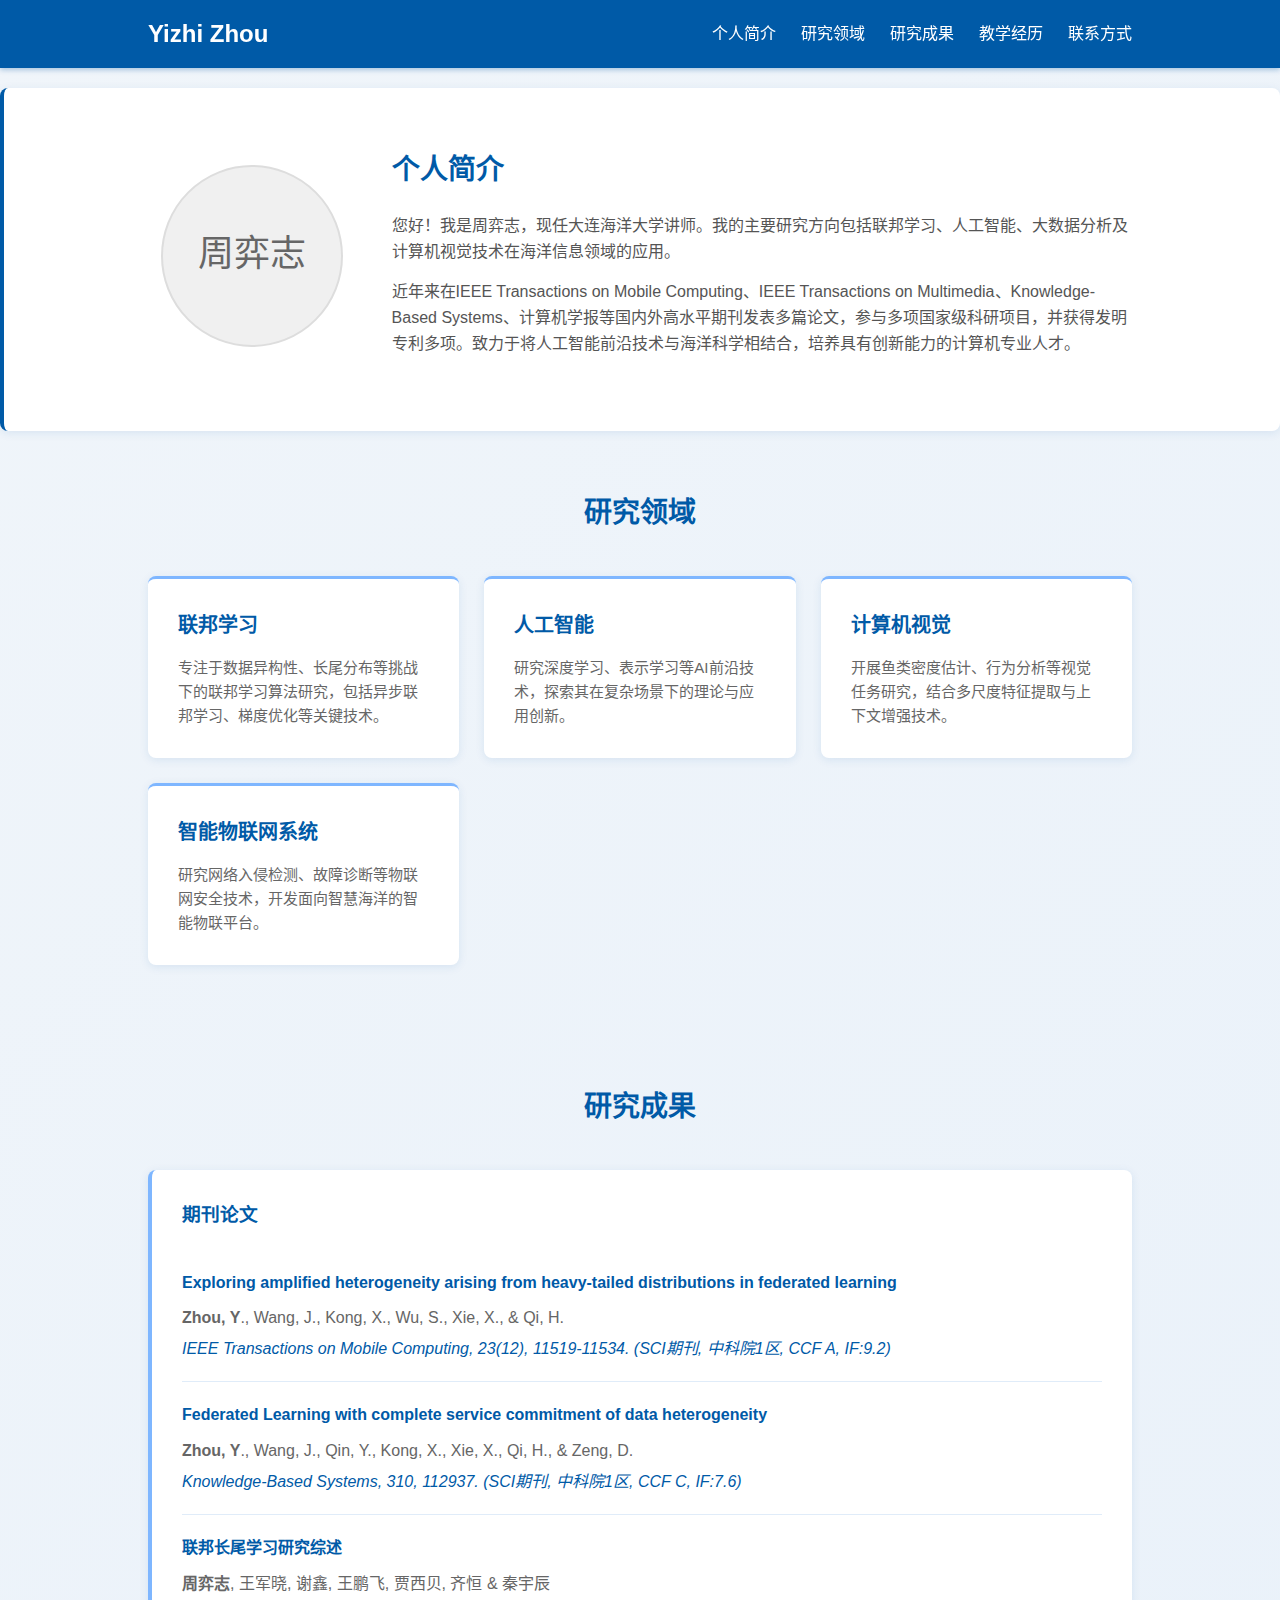
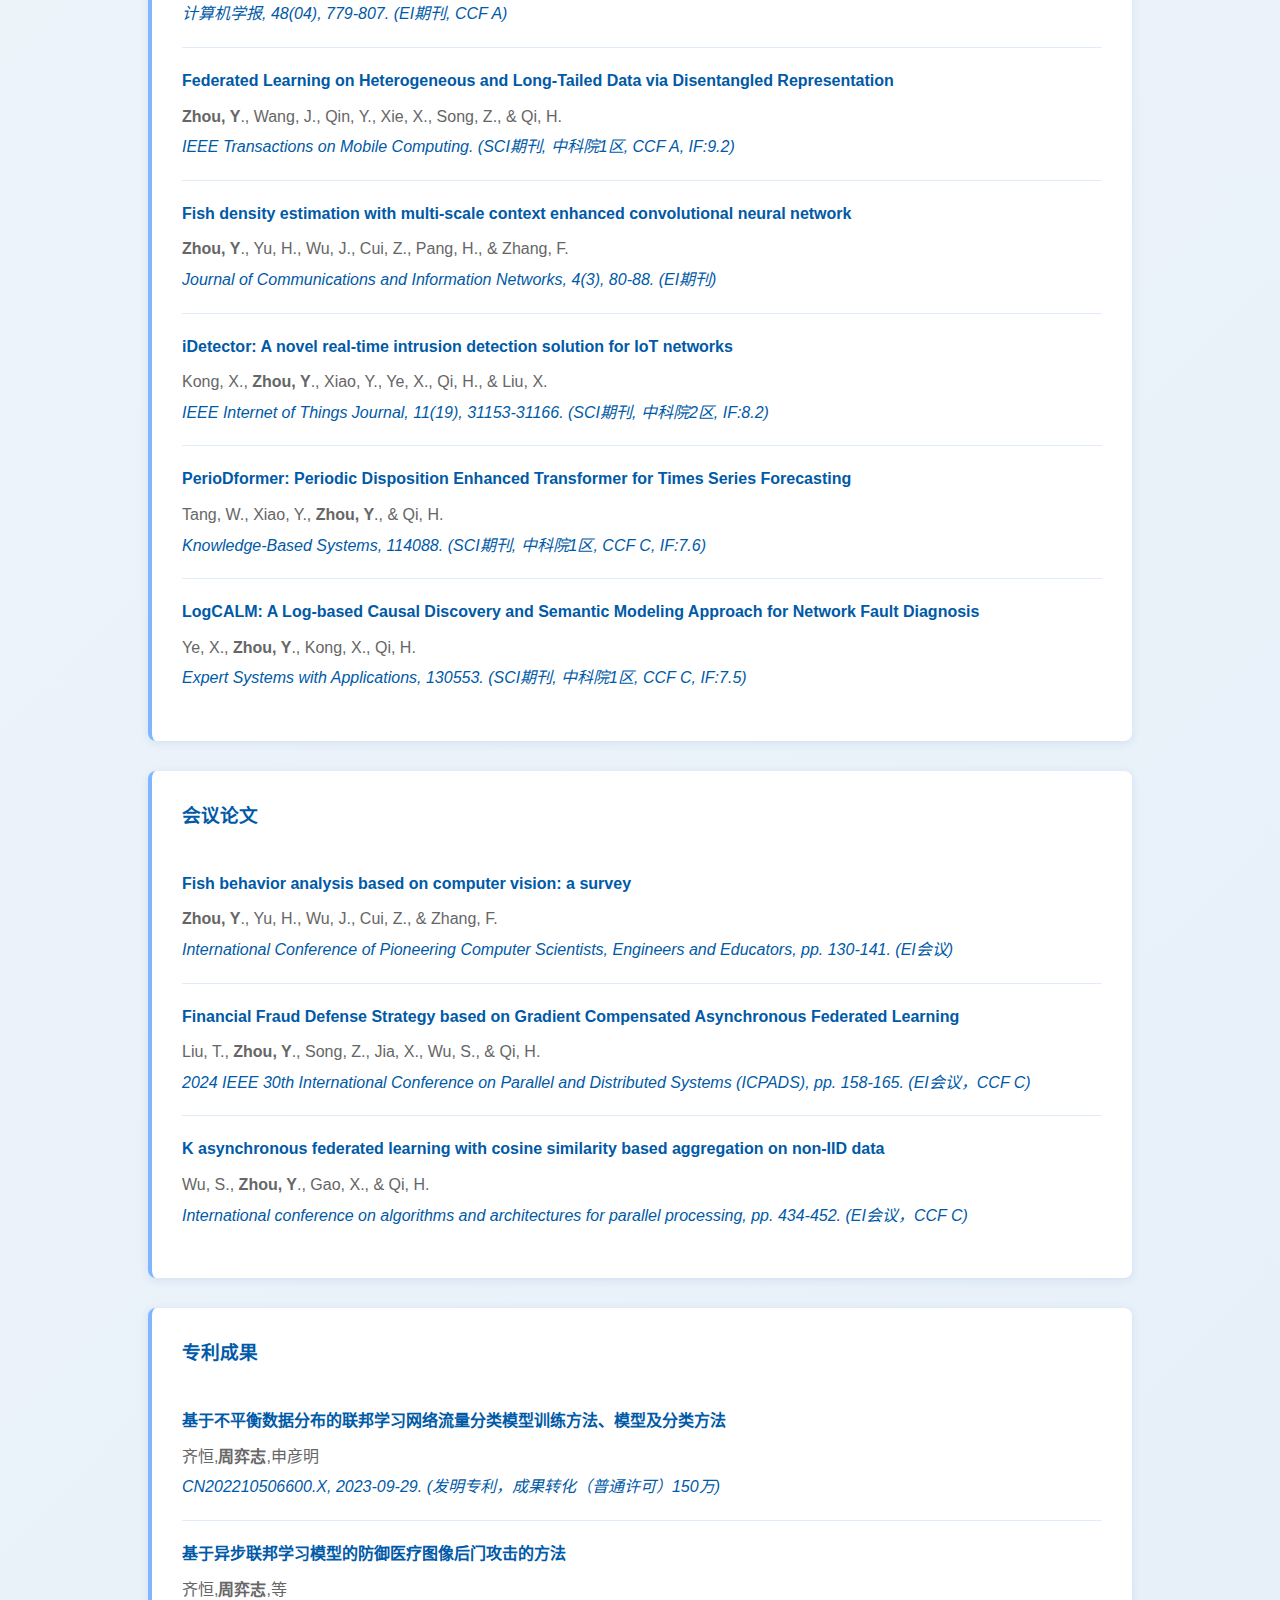
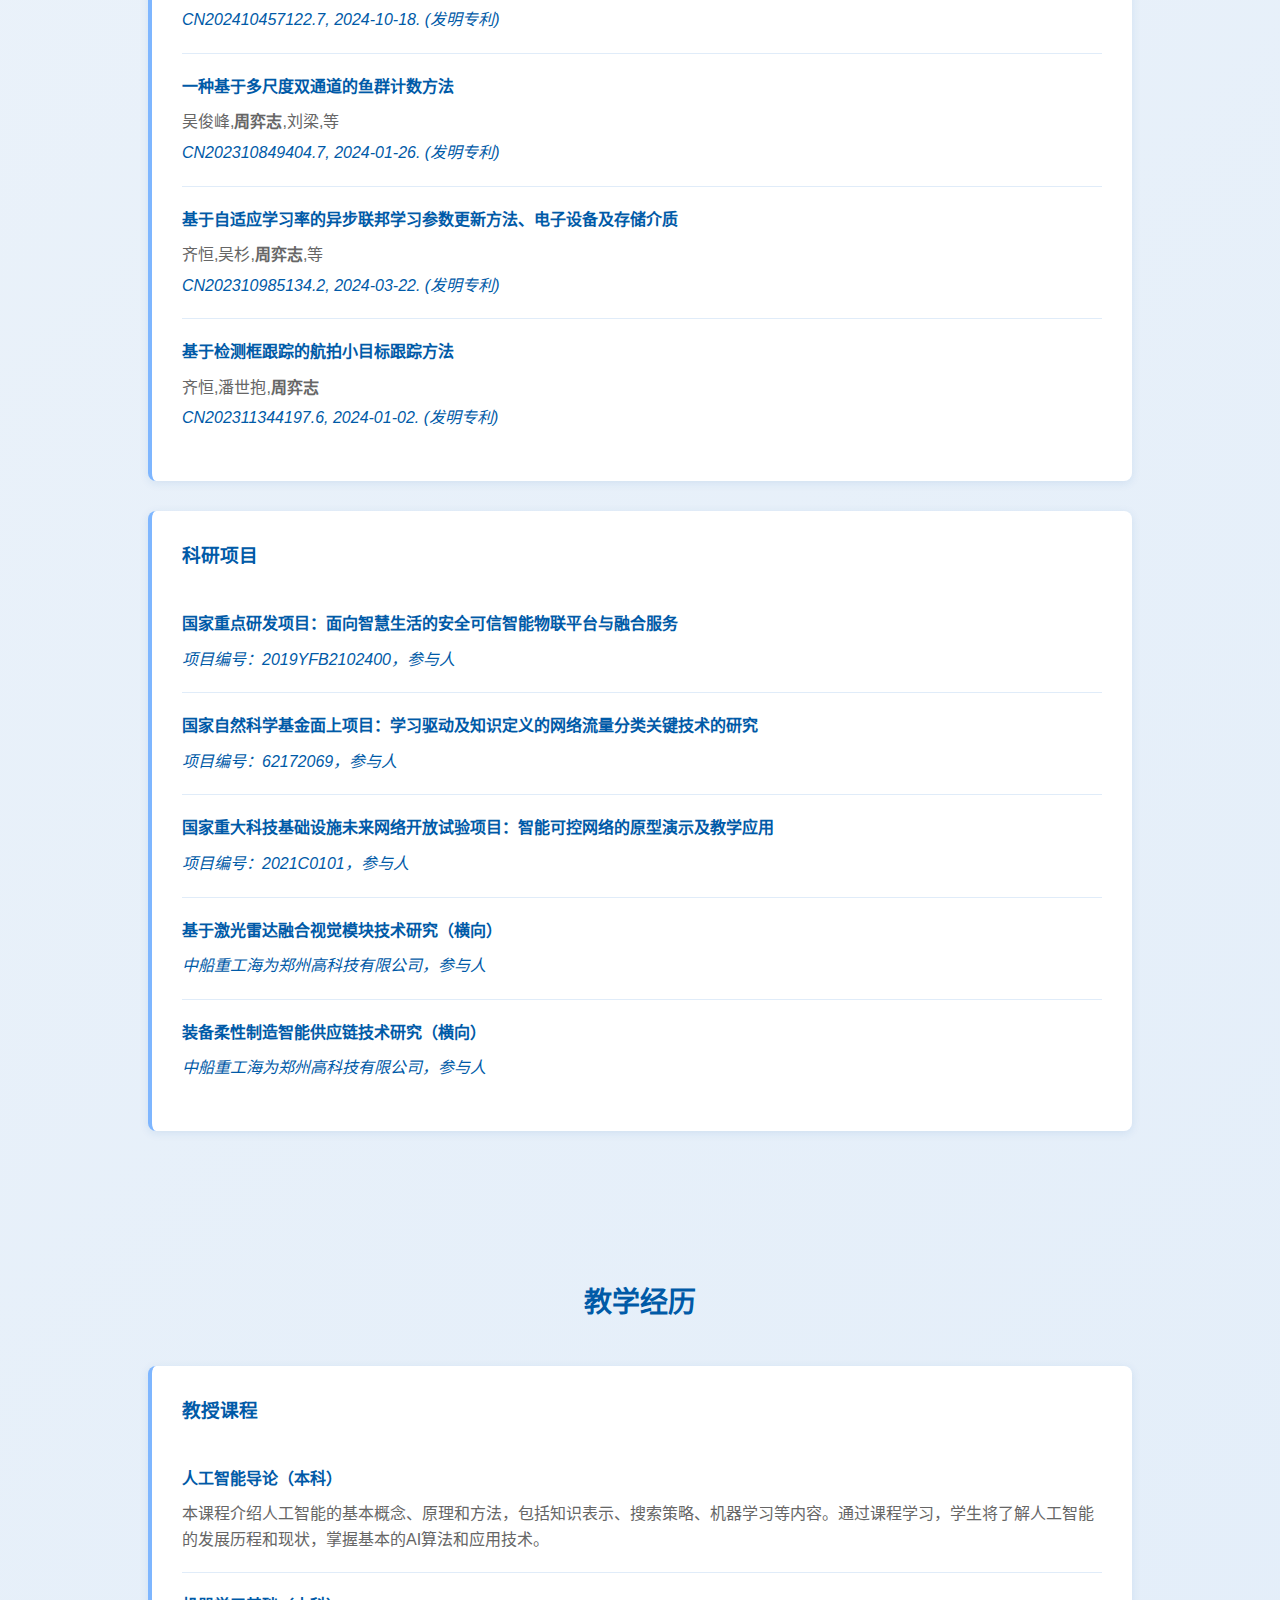
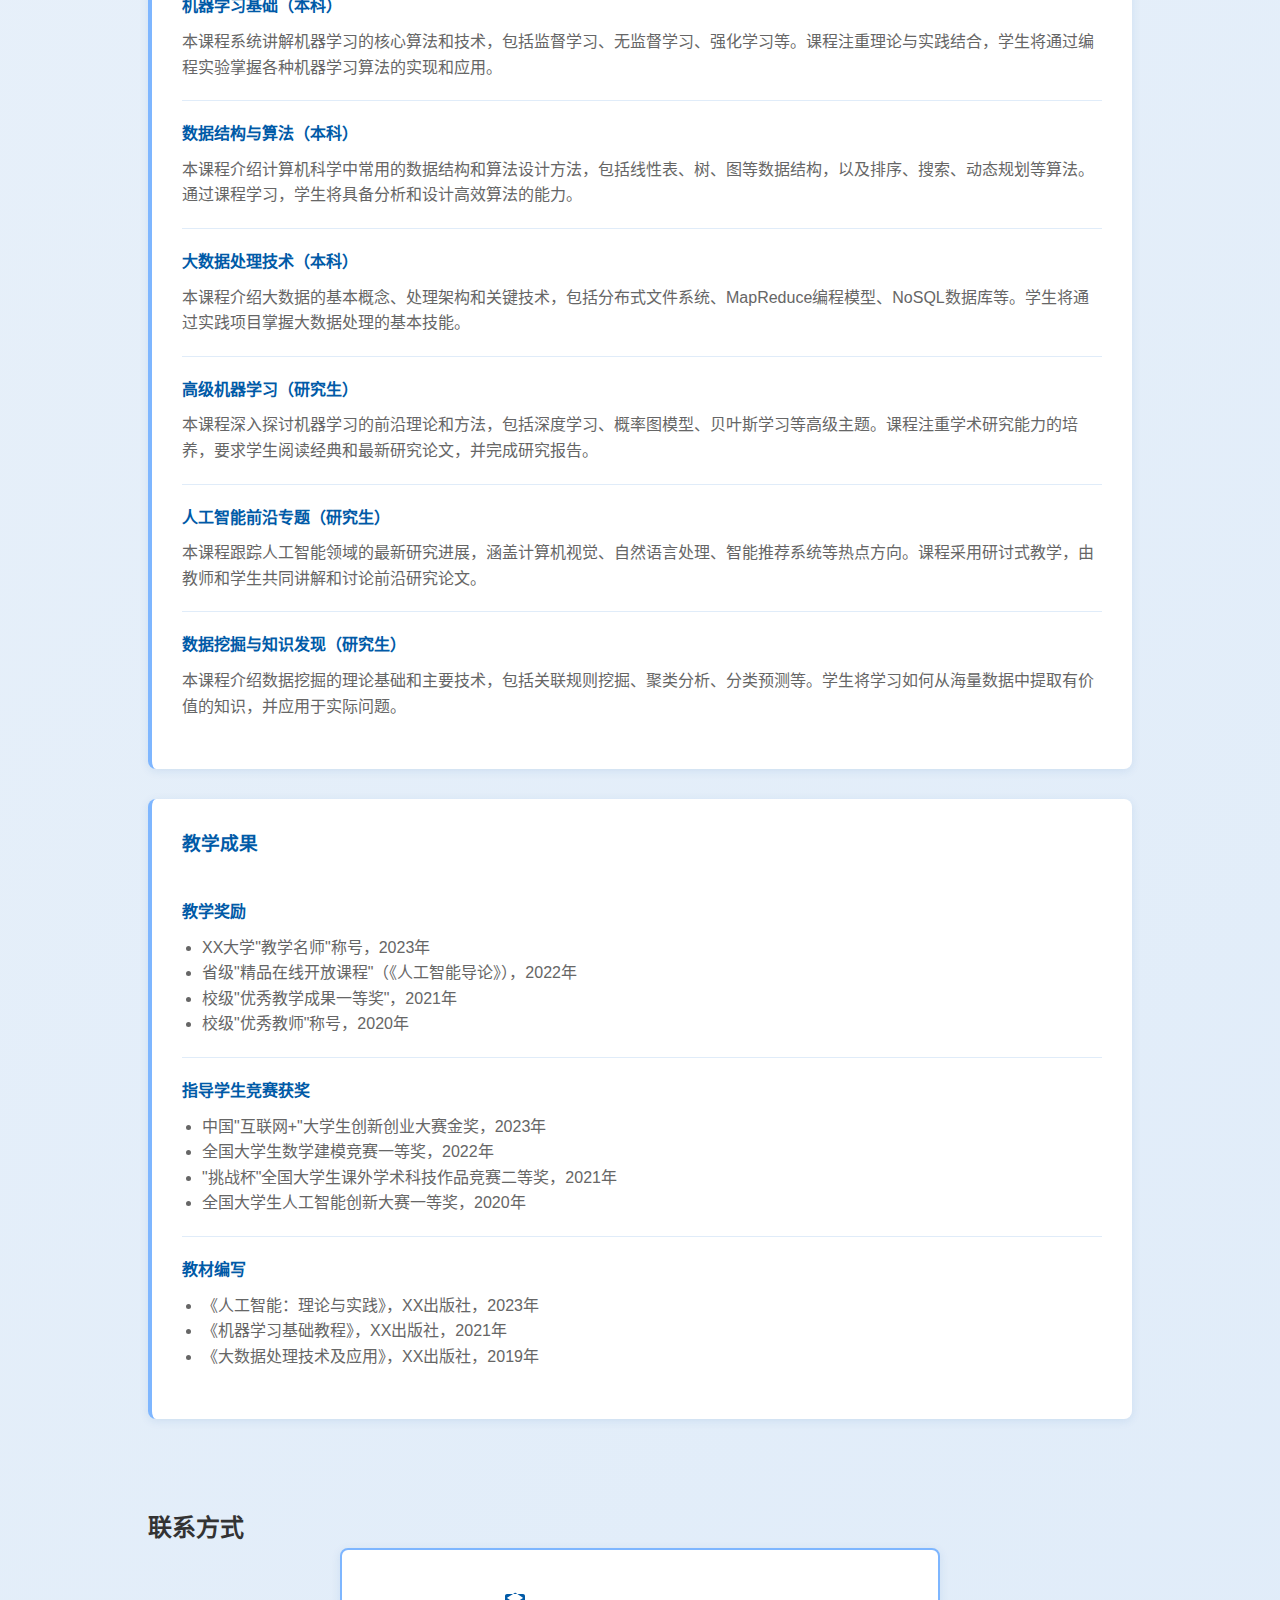
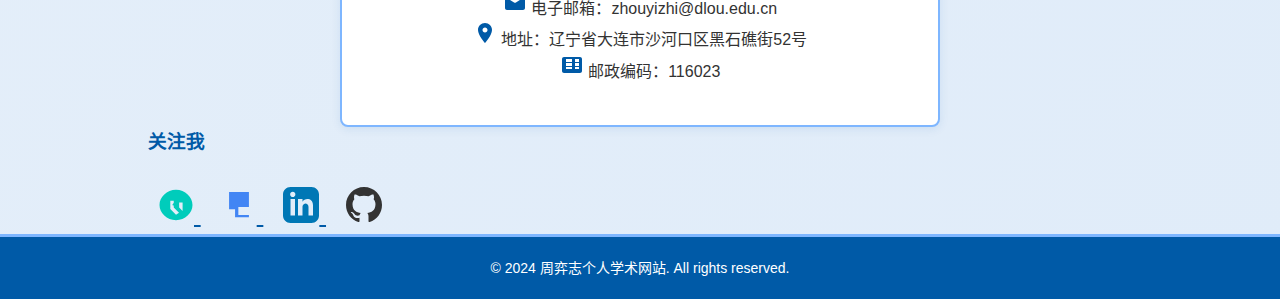
<file: index.html>
<!DOCTYPE html>
<html lang="zh-CN">

<head>
  <meta charset="UTF-8">
  <meta name="viewport" content="width=device-width, initial-scale=1.0">
  <title>周弈志个人学术网站</title>
  <link rel="stylesheet" href="style.css">
</head>

<body>
  <!-- 导航栏 -->
  <nav>
    <div class="container">
      <div class="logo">
        <h1>Yizhi Zhou</h1>
      </div>
      <ul class="nav-links">
        <li><a href="#intro">个人简介</a></li>
        <li><a href="#research-areas">研究领域</a></li>
        <li><a href="#publications">研究成果</a></li>
        <li><a href="#teaching">教学经历</a></li>
        <li><a href="#contact">联系方式</a></li>
      </ul>
    </div>
  </nav>

  <!-- 个人简介部分 -->
  <section id="intro" class="intro">
    <div class="container">
      <div class="intro-content">
        <div class="profile-pic">
          <svg width="200" height="200" viewBox="0 0 200 200">
            <circle cx="100" cy="100" r="90" fill="#f0f0f0" stroke="#ddd" stroke-width="2" />
            <text x="100" y="110" font-family="Arial" font-size="36" text-anchor="middle" fill="#666">周弈志</text>
          </svg>
        </div>
        <div class="bio">
          <h2>个人简介</h2>
          <p>您好！我是周弈志，现任大连海洋大学讲师。我的主要研究方向包括联邦学习、人工智能、大数据分析及计算机视觉技术在海洋信息领域的应用。</p>
          <p>近年来在IEEE Transactions on Mobile Computing、IEEE Transactions on Multimedia、Knowledge-Based
            Systems、计算机学报等国内外高水平期刊发表多篇论文，参与多项国家级科研项目，并获得发明专利多项。致力于将人工智能前沿技术与海洋科学相结合，培养具有创新能力的计算机专业人才。</p>
        </div>
      </div>

    </div>
  </section>

  <!-- 研究领域部分 -->
  <section id="research-areas" class="research-areas">
    <div class="container">
      <h2>研究领域</h2>
      <div class="areas-grid">
        <div class="area-item">
          <h3>联邦学习</h3>
          <p>专注于数据异构性、长尾分布等挑战下的联邦学习算法研究，包括异步联邦学习、梯度优化等关键技术。</p>
        </div>
        <div class="area-item">
          <h3>人工智能</h3>
          <p>研究深度学习、表示学习等AI前沿技术，探索其在复杂场景下的理论与应用创新。</p>
        </div>
        <div class="area-item">
          <h3>计算机视觉</h3>
          <p>开展鱼类密度估计、行为分析等视觉任务研究，结合多尺度特征提取与上下文增强技术。</p>
        </div>
        <div class="area-item">
          <h3>智能物联网系统</h3>
          <p>研究网络入侵检测、故障诊断等物联网安全技术，开发面向智慧海洋的智能物联平台。</p>
        </div>
      </div>
    </div>
  </section>

  <!-- 研究成果部分 -->
  <section id="publications" class="research-page">
    <div class="container">
      <h2>研究成果</h2>

      <!-- 期刊论文 -->
      <div class="publication-list">
        <h3 style="color: #005aa7; margin-bottom: 20px;">期刊论文</h3>

        <div class="publication-item">
          <div class="publication-title">Exploring amplified heterogeneity arising from heavy-tailed distributions in
            federated learning</div>
          <div class="publication-authors"><strong>Zhou, Y</strong>., Wang, J., Kong, X., Wu, S., Xie, X., & Qi, H.
          </div>
          <div class="publication-venue">IEEE Transactions on Mobile Computing, 23(12), 11519-11534. (SCI期刊, 中科院1区, CCF
            A, IF:9.2)</div>
        </div>

        <div class="publication-item">
          <div class="publication-title">Federated Learning with complete service commitment of data heterogeneity</div>
          <div class="publication-authors"><strong>Zhou, Y</strong>., Wang, J., Qin, Y., Kong, X., Xie, X., Qi, H., &
            Zeng, D.</div>
          <div class="publication-venue">Knowledge-Based Systems, 310, 112937. (SCI期刊, 中科院1区, CCF C, IF:7.6)</div>
        </div>

        <div class="publication-item">
          <div class="publication-title">联邦长尾学习研究综述</div>
          <div class="publication-authors"><strong>周弈志</strong>, 王军晓, 谢鑫, 王鹏飞, 贾西贝, 齐恒 & 秦宇辰</div>
          <div class="publication-venue">计算机学报, 48(04), 779-807. (EI期刊, CCF A)</div>
        </div>

        <div class="publication-item">
          <div class="publication-title">Federated Learning on Heterogeneous and Long-Tailed Data via Disentangled
            Representation</div>
          <div class="publication-authors"><strong>Zhou, Y</strong>., Wang, J., Qin, Y., Xie, X., Song, Z., & Qi, H.
          </div>
          <div class="publication-venue">IEEE Transactions on Mobile Computing. (SCI期刊, 中科院1区, CCF A, IF:9.2)</div>
        </div>

        <div class="publication-item">
          <div class="publication-title">Fish density estimation with multi-scale context enhanced convolutional neural
            network</div>
          <div class="publication-authors"><strong>Zhou, Y</strong>., Yu, H., Wu, J., Cui, Z., Pang, H., & Zhang, F.
          </div>
          <div class="publication-venue">Journal of Communications and Information Networks, 4(3), 80-88. (EI期刊)</div>
        </div>

        <div class="publication-item">
          <div class="publication-title">iDetector: A novel real-time intrusion detection solution for IoT networks
          </div>
          <div class="publication-authors">Kong, X., <strong>Zhou, Y</strong>., Xiao, Y., Ye, X., Qi, H., & Liu, X.
          </div>
          <div class="publication-venue">IEEE Internet of Things Journal, 11(19), 31153-31166. (SCI期刊, 中科院2区, IF:8.2)
          </div>
        </div>

        <div class="publication-item">
          <div class="publication-title">PerioDformer: Periodic Disposition Enhanced Transformer for Times Series
            Forecasting</div>
          <div class="publication-authors">Tang, W., Xiao, Y., <strong>Zhou, Y</strong>., & Qi, H.</div>
          <div class="publication-venue">Knowledge-Based Systems, 114088. (SCI期刊, 中科院1区, CCF C, IF:7.6)</div>
        </div>

        <div class="publication-item">
          <div class="publication-title">LogCALM: A Log-based Causal Discovery and Semantic Modeling Approach for
            Network Fault Diagnosis</div>
          <div class="publication-authors">Ye, X., <strong>Zhou, Y</strong>., Kong, X., Qi, H.</div>
          <div class="publication-venue">Expert Systems with Applications, 130553. (SCI期刊, 中科院1区, CCF C, IF:7.5)</div>
        </div>
      </div>

      <!-- 会议论文 -->
      <div class="publication-list">
        <h3 style="color: #005aa7; margin-bottom: 20px;">会议论文</h3>

        <div class="publication-item">
          <div class="publication-title">Fish behavior analysis based on computer vision: a survey</div>
          <div class="publication-authors"><strong>Zhou, Y</strong>., Yu, H., Wu, J., Cui, Z., & Zhang, F.</div>
          <div class="publication-venue">International Conference of Pioneering Computer Scientists, Engineers and
            Educators, pp. 130-141. (EI会议)</div>
        </div>

        <div class="publication-item">
          <div class="publication-title">Financial Fraud Defense Strategy based on Gradient Compensated Asynchronous
            Federated Learning</div>
          <div class="publication-authors">Liu, T., <strong>Zhou, Y</strong>., Song, Z., Jia, X., Wu, S., & Qi, H.</div>
          <div class="publication-venue">2024 IEEE 30th International Conference on Parallel and Distributed Systems
            (ICPADS), pp. 158-165. (EI会议，CCF C)</div>
        </div>

        <div class="publication-item">
          <div class="publication-title">K asynchronous federated learning with cosine similarity based aggregation on
            non-IID data</div>
          <div class="publication-authors">Wu, S., <strong>Zhou, Y</strong>., Gao, X., & Qi, H.</div>
          <div class="publication-venue">International conference on algorithms and architectures for parallel
            processing, pp. 434-452. (EI会议，CCF C)</div>
        </div>
      </div>

      <!-- 专利成果 -->
      <!-- 专利成果 -->
      <div class="publication-list">
        <h3 style="color: #005aa7; margin-bottom: 20px;">专利成果</h3>

        <div class="publication-item">
          <div class="publication-title">基于不平衡数据分布的联邦学习网络流量分类模型训练方法、模型及分类方法</div>
          <div class="publication-authors">齐恒,<strong>周弈志</strong>,申彦明</div>
          <div class="publication-venue">CN202210506600.X, 2023-09-29. (发明专利，成果转化（普通许可）150万)</div>
        </div>

        <div class="publication-item">
          <div class="publication-title">基于异步联邦学习模型的防御医疗图像后门攻击的方法</div>
          <div class="publication-authors">齐恒,<strong>周弈志</strong>,等</div>
          <div class="publication-venue">CN202410457122.7, 2024-10-18. (发明专利)</div>
        </div>

        <div class="publication-item">
          <div class="publication-title">一种基于多尺度双通道的鱼群计数方法</div>
          <div class="publication-authors">吴俊峰,<strong>周弈志</strong>,刘梁,等</div>
          <div class="publication-venue">CN202310849404.7, 2024-01-26. (发明专利)</div>
        </div>

        <div class="publication-item">
          <div class="publication-title">基于自适应学习率的异步联邦学习参数更新方法、电子设备及存储介质</div>
          <div class="publication-authors">齐恒,吴杉,<strong>周弈志</strong>,等</div>
          <div class="publication-venue">CN202310985134.2, 2024-03-22. (发明专利)</div>
        </div>

        <div class="publication-item">
          <div class="publication-title">基于检测框跟踪的航拍小目标跟踪方法</div>
          <div class="publication-authors">齐恒,潘世抱,<strong>周弈志</strong></div>
          <div class="publication-venue">CN202311344197.6, 2024-01-02. (发明专利)</div>
        </div>
      </div>

      <!-- 科研项目 -->
      <div class="publication-list">
        <h3 style="color: #005aa7; margin-bottom: 20px;">科研项目</h3>

        <div class="publication-item">
          <div class="publication-title">国家重点研发项目：面向智慧生活的安全可信智能物联平台与融合服务</div>
          <div class="publication-venue">项目编号：2019YFB2102400，参与人</div>
        </div>

        <div class="publication-item">
          <div class="publication-title">国家自然科学基金面上项目：学习驱动及知识定义的网络流量分类关键技术的研究</div>
          <div class="publication-venue">项目编号：62172069，参与人</div>
        </div>

        <div class="publication-item">
          <div class="publication-title">国家重大科技基础设施未来网络开放试验项目：智能可控网络的原型演示及教学应用</div>
          <div class="publication-venue">项目编号：2021C0101，参与人</div>
        </div>

        <div class="publication-item">
          <div class="publication-title">基于激光雷达融合视觉模块技术研究（横向）</div>
          <div class="publication-venue">中船重工海为郑州高科技有限公司，参与人</div>
        </div>

        <div class="publication-item">
          <div class="publication-title">装备柔性制造智能供应链技术研究（横向）</div>
          <div class="publication-venue">中船重工海为郑州高科技有限公司，参与人</div>
        </div>
      </div>
    </div>
  </section>

  <!-- 教学经历部分 -->
  <section id="teaching" class="teaching-page">
    <div class="container">
      <h2>教学经历</h2>

      <!-- 合并的课程部分 -->
      <div class="publication-list">
        <h3 style="color: #005aa7; margin-bottom: 20px;">教授课程</h3>

        <div class="course-item">
          <div class="course-title">人工智能导论（本科）</div>
          <div class="course-description">
            本课程介绍人工智能的基本概念、原理和方法，包括知识表示、搜索策略、机器学习等内容。通过课程学习，学生将了解人工智能的发展历程和现状，掌握基本的AI算法和应用技术。</div>
        </div>

        <div class="course-item">
          <div class="course-title">机器学习基础（本科）</div>
          <div class="course-description">本课程系统讲解机器学习的核心算法和技术，包括监督学习、无监督学习、强化学习等。课程注重理论与实践结合，学生将通过编程实验掌握各种机器学习算法的实现和应用。
          </div>
        </div>

        <div class="course-item">
          <div class="course-title">数据结构与算法（本科）</div>
          <div class="course-description">
            本课程介绍计算机科学中常用的数据结构和算法设计方法，包括线性表、树、图等数据结构，以及排序、搜索、动态规划等算法。通过课程学习，学生将具备分析和设计高效算法的能力。</div>
        </div>

        <div class="course-item">
          <div class="course-title">大数据处理技术（本科）</div>
          <div class="course-description">
            本课程介绍大数据的基本概念、处理架构和关键技术，包括分布式文件系统、MapReduce编程模型、NoSQL数据库等。学生将通过实践项目掌握大数据处理的基本技能。</div>
        </div>

        <div class="course-item">
          <div class="course-title">高级机器学习（研究生）</div>
          <div class="course-description">
            本课程深入探讨机器学习的前沿理论和方法，包括深度学习、概率图模型、贝叶斯学习等高级主题。课程注重学术研究能力的培养，要求学生阅读经典和最新研究论文，并完成研究报告。</div>
        </div>

        <div class="course-item">
          <div class="course-title">人工智能前沿专题（研究生）</div>
          <div class="course-description">本课程跟踪人工智能领域的最新研究进展，涵盖计算机视觉、自然语言处理、智能推荐系统等热点方向。课程采用研讨式教学，由教师和学生共同讲解和讨论前沿研究论文。
          </div>
        </div>

        <div class="course-item">
          <div class="course-title">数据挖掘与知识发现（研究生）</div>
          <div class="course-description">本课程介绍数据挖掘的理论基础和主要技术，包括关联规则挖掘、聚类分析、分类预测等。学生将学习如何从海量数据中提取有价值的知识，并应用于实际问题。</div>
        </div>
      </div>

      <!-- 教学成果 -->
      <div class="publication-list">
        <h3 style="color: #005aa7; margin-bottom: 20px;">教学成果</h3>

        <div class="course-item">
          <div class="course-title">教学奖励</div>
          <div class="course-description">
            <ul style="margin-left: 20px;">
              <li>XX大学"教学名师"称号，2023年</li>
              <li>省级"精品在线开放课程"（《人工智能导论》），2022年</li>
              <li>校级"优秀教学成果一等奖"，2021年</li>
              <li>校级"优秀教师"称号，2020年</li>
            </ul>
          </div>
        </div>

        <div class="course-item">
          <div class="course-title">指导学生竞赛获奖</div>
          <div class="course-description">
            <ul style="margin-left: 20px;">
              <li>中国"互联网+"大学生创新创业大赛金奖，2023年</li>
              <li>全国大学生数学建模竞赛一等奖，2022年</li>
              <li>"挑战杯"全国大学生课外学术科技作品竞赛二等奖，2021年</li>
              <li>全国大学生人工智能创新大赛一等奖，2020年</li>
            </ul>
          </div>
        </div>

        <div class="course-item">
          <div class="course-title">教材编写</div>
          <div class="course-description">
            <ul style="margin-left: 20px;">
              <li>《人工智能：理论与实践》，XX出版社，2023年</li>
              <li>《机器学习基础教程》，XX出版社，2021年</li>
              <li>《大数据处理技术及应用》，XX出版社，2019年</li>
            </ul>
          </div>
        </div>
      </div>
    </div>
  </section>

  <!-- 联系方式部分 -->
  <section id="contact" class="contact-section">
    <div class="container">
      <h2>联系方式</h2>

      <div class="contact-content">
        <!-- 联系信息 -->
        <div class="contact-info">
          <div class="info-item">
            <svg width="24" height="24" viewBox="0 0 24 24" fill="#005aa7">
              <path
                d="M20 4H4c-1.1 0-1.99.9-1.99 2L2 18c0 1.1.9 2 2 2h16c1.1 0 2-.9 2-2V6c0-1.1-.9-2-2-2zm-.4 4.25l-7.07 4.42c-.32.2-.74.2-1.06 0L4.4 8.25c-.25-.16-.25-.52 0-.68l7.19-4.57c.37-.23.85-.23 1.22 0L19.6 7.57c.25.16.25.52 0 .68z" />
            </svg>
            <span>电子邮箱：zhouyizhi@dlou.edu.cn</span>
          </div>
          <div class="info-item">
            <svg width="24" height="24" viewBox="0 0 24 24" fill="#005aa7">
              <path
                d="M12 2C8.13 2 5 5.13 5 9c0 5.25 7 13 7 13s7-7.75 7-13c0-3.87-3.13-7-7-7zm0 9.5c-1.38 0-2.5-1.12-2.5-2.5s1.12-2.5 2.5-2.5 2.5 1.12 2.5 2.5-1.12 2.5-2.5 2.5z" />
            </svg>
            <span>地址：辽宁省大连市沙河口区黑石礁街52号</span>
          </div>
          <div class="info-item">
            <svg width="24" height="24" viewBox="0 0 24 24" fill="#005aa7">
              <path
                d="M20 4H4c-1.1 0-1.99.9-1.99 2L2 18c0 1.1.9 2 2 2h16c1.1 0 2-.9 2-2V6c0-1.1-.9-2-2-2zm-8 12H6v-2h6v2zm0-3H6V9h6v4zm0-3H6V6h6v2zm7 6h-4v-2h4v2zm0-3h-4V9h4v4zm0-3h-4V6h4v2z" />
            </svg>
            <span>邮政编码：116023</span>
          </div>
        </div>

        <!-- 社交媒体链接 -->
        <div class="social-section">
          <h3 style="color: #005aa7; margin-bottom: 20px;">关注我</h3>
          <div class="social-links">
            <a href="#" class="social-icon" title="ResearchGate">
              <svg width="36" height="36" viewBox="0 0 24 24" fill="#00CCBB">
                <path
                  d="M9.8,12.2c0.2,0.2,0.5,0.2,0.7,0c0,0,1.3-1.3,3.1-3.1c0.2-0.2,0.2-0.5,0-0.7c-0.2-0.2-0.5-0.2-0.7,0c-1.8,1.8-3.1,3.1-3.1,3.1 C9.6,11.7,9.6,12,9.8,12.2z M12,1.9C5.9,1.9,1,6.8,1,12s4.9,10.1,11,10.1s11-4.9,11-10.1S18.1,1.9,12,1.9z M16.4,15.8h-0.2l-2.1-2.1v-3.3 h2.3v5.4H16.4z M12,18.5l-3.8-3.8V9.2h2.3v4.5l3.5,3.5L12,18.5z" />
              </svg>
            </a>
            <a href="#" class="social-icon" title="Google Scholar">
              <svg width="36" height="36" viewBox="0 0 24 24" fill="#4285F4">
                <path
                  d="M5.385 3.39h13.23v5.871H5.385zm0 4.484h13.23v12.317H9.375v-5.398H5.385zm6.177 5.398v5.398h7.053V13.272h-7.053z" />
              </svg>
            </a>
            <a href="#" class="social-icon" title="LinkedIn">
              <svg width="36" height="36" viewBox="0 0 24 24" fill="#0077B5">
                <path
                  d="M19 0h-14c-2.761 0-5 2.239-5 5v14c0 2.761 2.239 5 5 5h14c2.762 0 5-2.239 5-5v-14c0-2.761-2.238-5-5-5zm-11 19h-3v-11h3v11zm-1.5-12.268c-.966 0-1.75-.79-1.75-1.764s.784-1.764 1.75-1.764 1.75.79 1.75 1.764-.783 1.764-1.75 1.764zm13.5 12.268h-3v-5.604c0-3.368-4-3.113-4 0v5.604h-3v-11h3v1.765c1.396-2.586 7-2.777 7 2.476v6.759z" />
              </svg>
            </a>
            <a href="#" class="social-icon" title="GitHub">
              <svg width="36" height="36" viewBox="0 0 24 24" fill="#333333">
                <path
                  d="M12 0c-6.626 0-12 5.373-12 12 0 5.302 3.438 9.8 8.207 11.387.599.111.793-.261.793-.577v-2.234c-3.338.726-4.033-1.416-4.033-1.416-.546-1.387-1.333-1.756-1.333-1.756-1.089-.745.083-.729.083-.729 1.205.084 1.839 1.237 1.839 1.237 1.07 1.834 2.807 1.304 3.492.997.107-.775.418-1.305.762-1.604-2.665-.305-5.467-1.334-5.467-5.931 0-1.311.469-2.381 1.236-3.221-.124-.303-.535-1.524.117-3.176 0 0 1.008-.322 3.301 1.23.957-.266 1.983-.399 3.003-.404 1.02.005 2.047.138 3.006.404 2.291-1.552 3.297-1.23 3.297-1.23.653 1.653.242 2.874.118 3.176.77.84 1.235 1.911 1.235 3.221 0 4.609-2.807 5.624-5.479 5.921.43.372.823 1.102.823 2.222v3.293c0 .319.192.694.801.576 4.765-1.589 8.199-6.086 8.199-11.386 0-6.627-5.373-12-12-12z" />
              </svg>
            </a>
          </div>
        </div>
      </div>
    </div>
  </section>

  <!-- 页脚 -->
  <footer>
    <div class="container">
      <p>&copy; 2024 周弈志个人学术网站. All rights reserved.</p>
    </div>
  </footer>
</body>

</html>
</file>
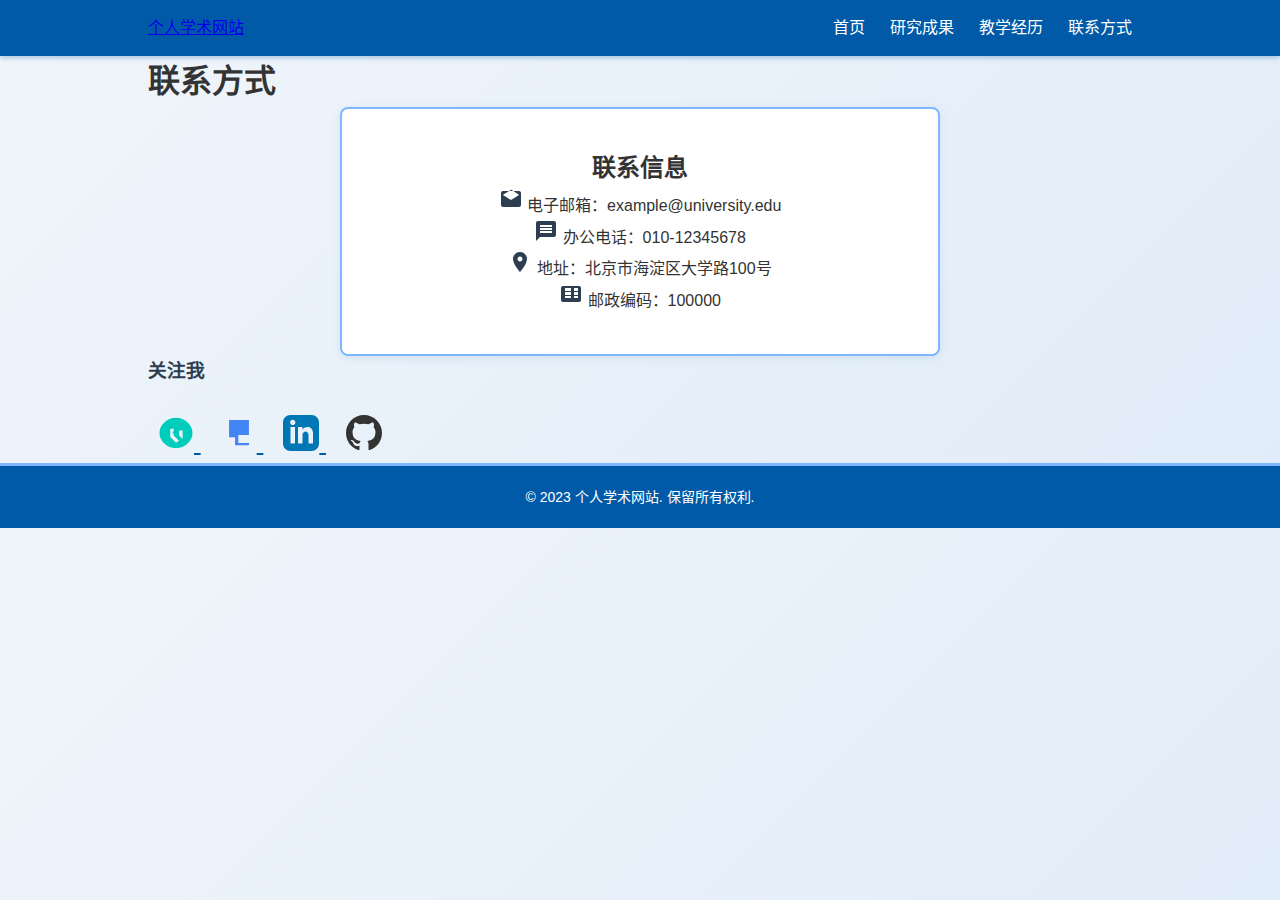
<file: contact.html>
<!DOCTYPE html>
<html lang="zh-CN">
<head>
    <meta charset="UTF-8">
    <meta name="viewport" content="width=device-width, initial-scale=1.0">
    <title>联系方式 - 个人学术网站</title>
    <link rel="stylesheet" href="style.css">
</head>
<body>
    <!-- 导航栏 -->
    <nav class="navbar">
        <div class="container">
            <a href="index.html" class="logo">个人学术网站</a>
            <ul class="nav-links">
                <li><a href="index.html">首页</a></li>
                <li><a href="research.html">研究成果</a></li>
                <li><a href="teaching.html">教学经历</a></li>
                <li><a href="contact.html" class="active">联系方式</a></li>
            </ul>
        </div>
    </nav>

    <!-- 主要内容 -->
    <main class="container">
        <section class="contact-section">
            <h1>联系方式</h1>
            
            <div class="contact-content">
                <!-- 联系信息 -->
                <div class="contact-info">
                    <h2>联系信息</h2>
                    <div class="info-item">
                        <svg width="24" height="24" viewBox="0 0 24 24" fill="#2c3e50">
                            <path d="M20 4H4c-1.1 0-1.99.9-1.99 2L2 18c0 1.1.9 2 2 2h16c1.1 0 2-.9 2-2V6c0-1.1-.9-2-2-2zm-.4 4.25l-7.07 4.42c-.32.2-.74.2-1.06 0L4.4 8.25c-.25-.16-.25-.52 0-.68l7.19-4.57c.37-.23.85-.23 1.22 0L19.6 7.57c.25.16.25.52 0 .68z"/>
                        </svg>
                        <span>电子邮箱：example@university.edu</span>
                    </div>
                    <div class="info-item">
                        <svg width="24" height="24" viewBox="0 0 24 24" fill="#2c3e50">
                            <path d="M20 2H4c-1.1 0-1.99.9-1.99 2L2 22l4-4h14c1.1 0 2-.9 2-2V4c0-1.1-.9-2-2-2zm-2 12H6v-2h12v2zm0-3H6V9h12v2zm0-3H6V6h12v2z"/>
                        </svg>
                        <span>办公电话：010-12345678</span>
                    </div>
                    <div class="info-item">
                        <svg width="24" height="24" viewBox="0 0 24 24" fill="#2c3e50">
                            <path d="M12 2C8.13 2 5 5.13 5 9c0 5.25 7 13 7 13s7-7.75 7-13c0-3.87-3.13-7-7-7zm0 9.5c-1.38 0-2.5-1.12-2.5-2.5s1.12-2.5 2.5-2.5 2.5 1.12 2.5 2.5-1.12 2.5-2.5 2.5z"/>
                        </svg>
                        <span>地址：北京市海淀区大学路100号</span>
                    </div>
                    <div class="info-item">
                        <svg width="24" height="24" viewBox="0 0 24 24" fill="#2c3e50">
                            <path d="M20 4H4c-1.1 0-1.99.9-1.99 2L2 18c0 1.1.9 2 2 2h16c1.1 0 2-.9 2-2V6c0-1.1-.9-2-2-2zm-8 12H6v-2h6v2zm0-3H6V9h6v4zm0-3H6V6h6v2zm7 6h-4v-2h4v2zm0-3h-4V9h4v4zm0-3h-4V6h4v2z"/>
                        </svg>
                        <span>邮政编码：100000</span>
                    </div>
                </div>
                
                <!-- 社交媒体链接 -->
                <div class="social-section">
                    <h3 style="color: #2c3e50; margin-bottom: 20px;">关注我</h3>
                    <div class="social-links">
                        <a href="#" class="social-icon" title="ResearchGate">
                            <svg width="36" height="36" viewBox="0 0 24 24" fill="#00CCBB">
                                <path d="M9.8,12.2c0.2,0.2,0.5,0.2,0.7,0c0,0,1.3-1.3,3.1-3.1c0.2-0.2,0.2-0.5,0-0.7c-0.2-0.2-0.5-0.2-0.7,0c-1.8,1.8-3.1,3.1-3.1,3.1 C9.6,11.7,9.6,12,9.8,12.2z M12,1.9C5.9,1.9,1,6.8,1,12s4.9,10.1,11,10.1s11-4.9,11-10.1S18.1,1.9,12,1.9z M16.4,15.8h-0.2l-2.1-2.1v-3.3 h2.3v5.4H16.4z M12,18.5l-3.8-3.8V9.2h2.3v4.5l3.5,3.5L12,18.5z"/>
                            </svg>
                        </a>
                        <a href="#" class="social-icon" title="Google Scholar">
                            <svg width="36" height="36" viewBox="0 0 24 24" fill="#4285F4">
                                <path d="M5.385 3.39h13.23v5.871H5.385zm0 4.484h13.23v12.317H9.375v-5.398H5.385zm6.177 5.398v5.398h7.053V13.272h-7.053z"/>
                            </svg>
                        </a>
                        <a href="#" class="social-icon" title="LinkedIn">
                            <svg width="36" height="36" viewBox="0 0 24 24" fill="#0077B5">
                                <path d="M19 0h-14c-2.761 0-5 2.239-5 5v14c0 2.761 2.239 5 5 5h14c2.762 0 5-2.239 5-5v-14c0-2.761-2.238-5-5-5zm-11 19h-3v-11h3v11zm-1.5-12.268c-.966 0-1.75-.79-1.75-1.764s.784-1.764 1.75-1.764 1.75.79 1.75 1.764-.783 1.764-1.75 1.764zm13.5 12.268h-3v-5.604c0-3.368-4-3.113-4 0v5.604h-3v-11h3v1.765c1.396-2.586 7-2.777 7 2.476v6.759z"/>
                            </svg>
                        </a>
                        <a href="#" class="social-icon" title="GitHub">
                            <svg width="36" height="36" viewBox="0 0 24 24" fill="#333333">
                                <path d="M12 0c-6.626 0-12 5.373-12 12 0 5.302 3.438 9.8 8.207 11.387.599.111.793-.261.793-.577v-2.234c-3.338.726-4.033-1.416-4.033-1.416-.546-1.387-1.333-1.756-1.333-1.756-1.089-.745.083-.729.083-.729 1.205.084 1.839 1.237 1.839 1.237 1.07 1.834 2.807 1.304 3.492.997.107-.775.418-1.305.762-1.604-2.665-.305-5.467-1.334-5.467-5.931 0-1.311.469-2.381 1.236-3.221-.124-.303-.535-1.524.117-3.176 0 0 1.008-.322 3.301 1.23.957-.266 1.983-.399 3.003-.404 1.02.005 2.047.138 3.006.404 2.291-1.552 3.297-1.23 3.297-1.23.653 1.653.242 2.874.118 3.176.77.84 1.235 1.911 1.235 3.221 0 4.609-2.807 5.624-5.479 5.921.43.372.823 1.102.823 2.222v3.293c0 .319.192.694.801.576 4.765-1.589 8.199-6.086 8.199-11.386 0-6.627-5.373-12-12-12z"/>
                            </svg>
                        </a>
                    </div>
                </div>
            </div>
        </section>
    </main>

    <!-- 页脚 -->
    <footer class="footer">
        <div class="container">
            <p>&copy; 2023 个人学术网站. 保留所有权利.</p>
        </div>
    </footer>
</body>
</html>
</file>
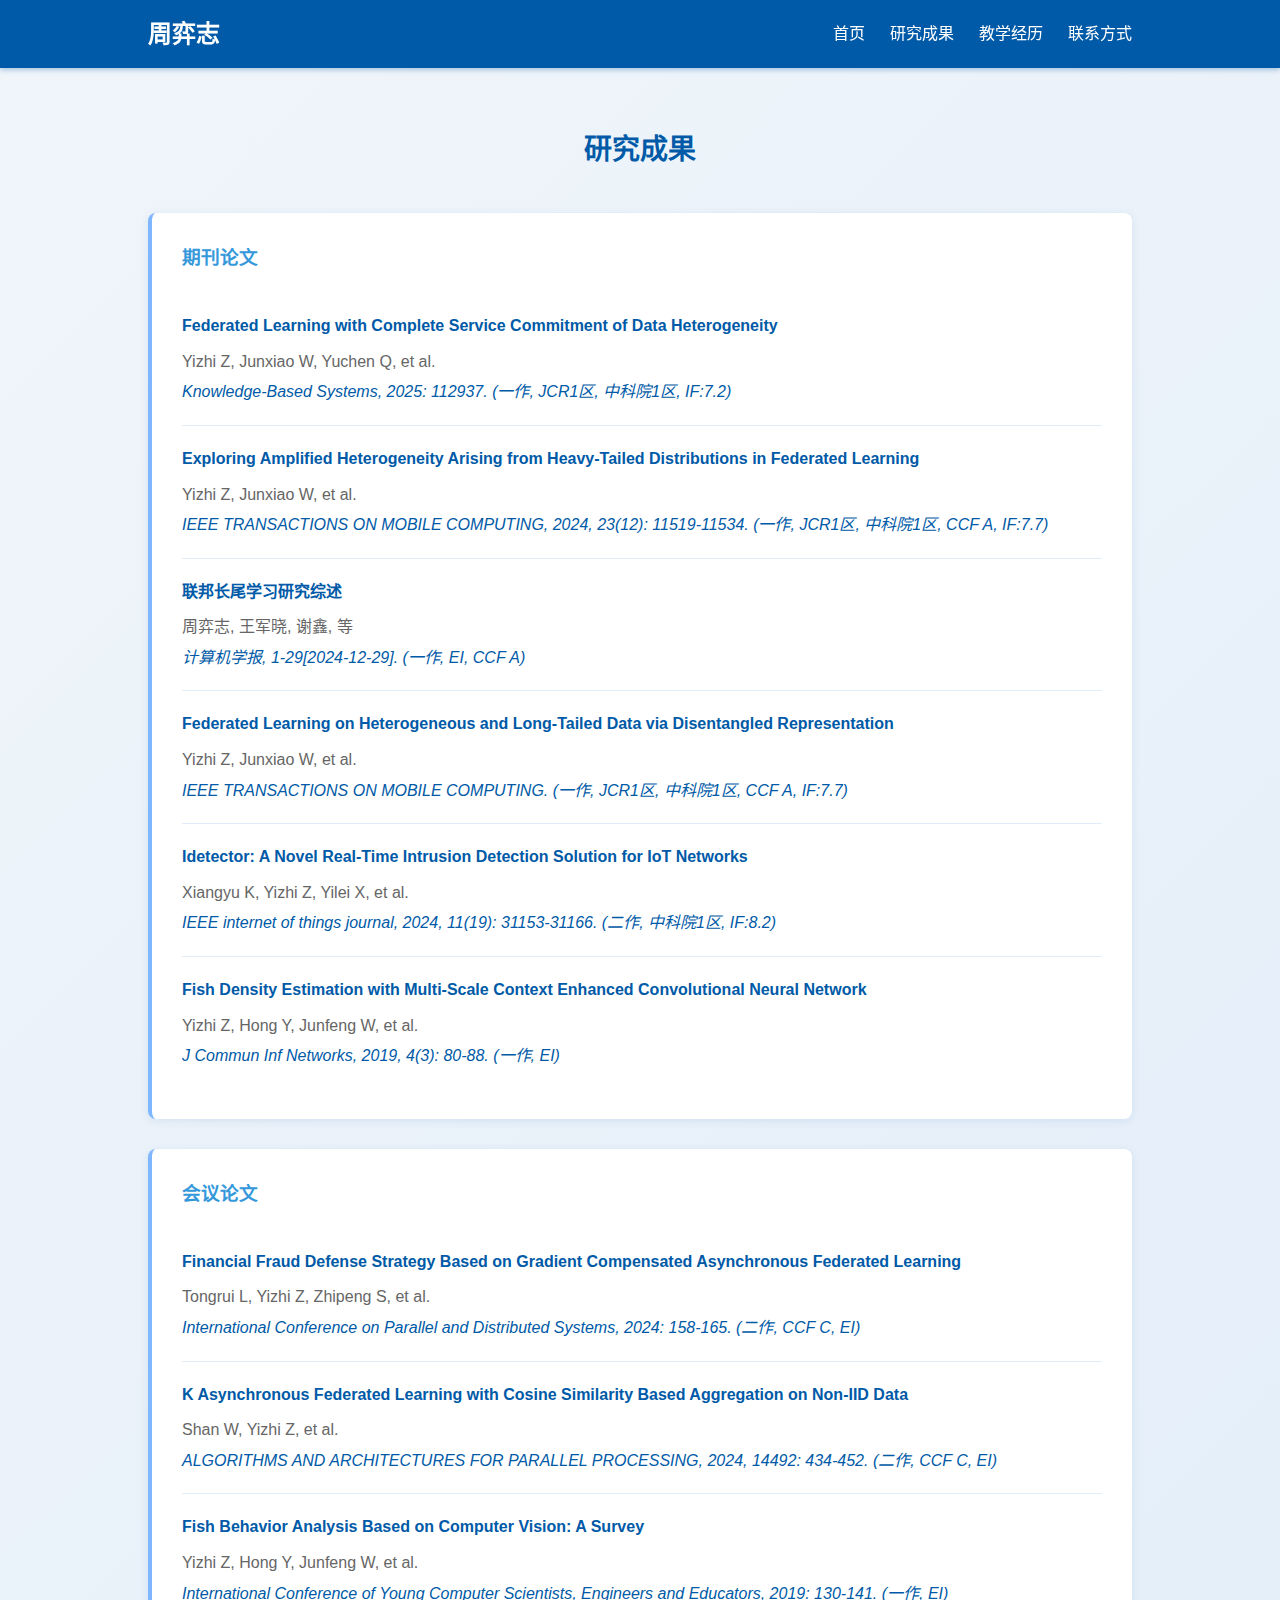
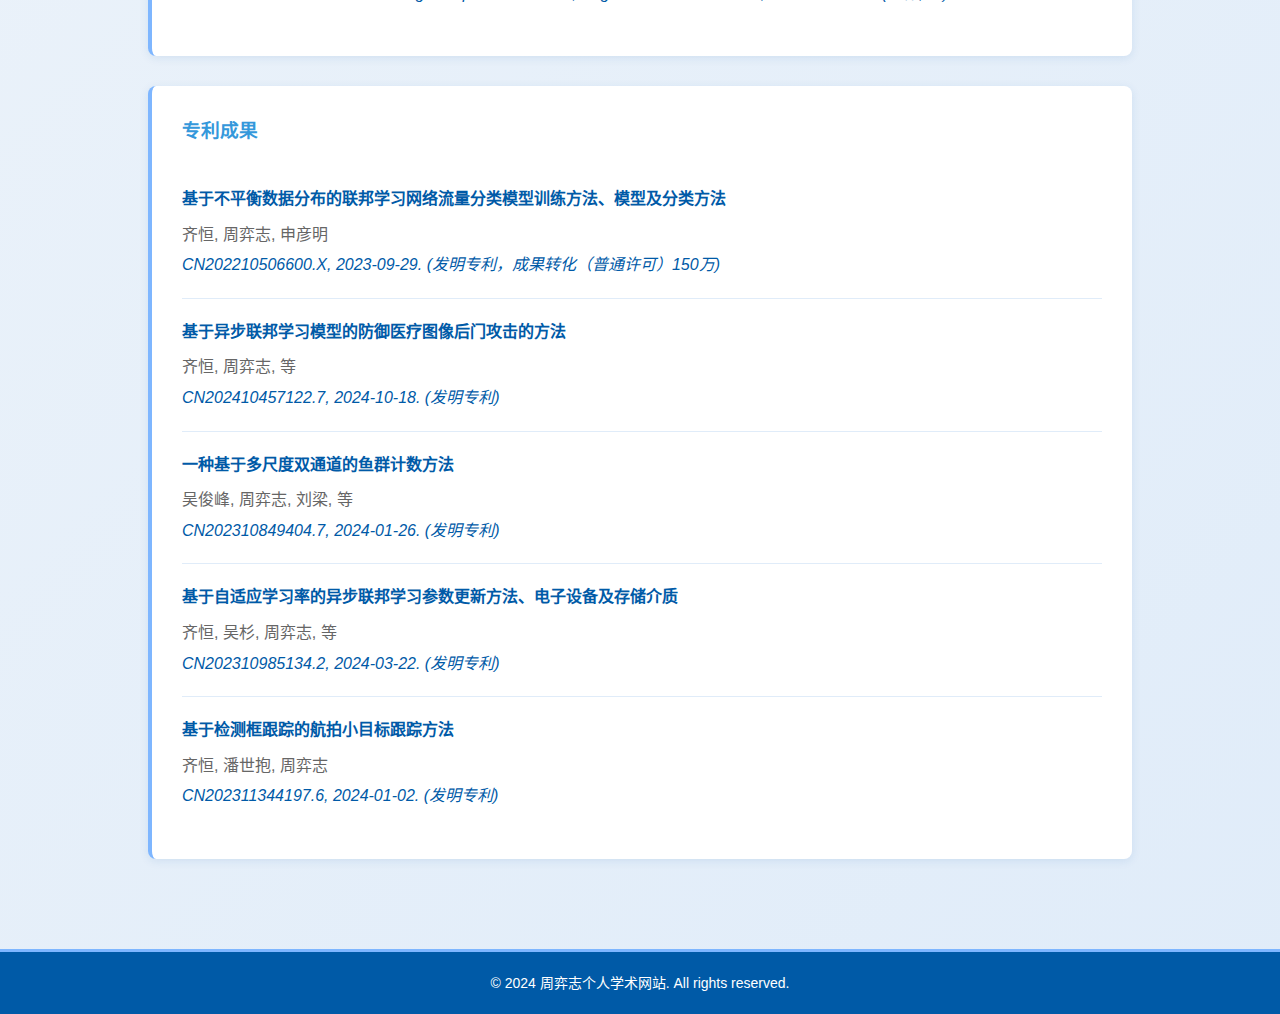
<file: research.html>
<!DOCTYPE html>
<html lang="zh-CN">

<head>
    <meta charset="UTF-8">
    <meta name="viewport" content="width=device-width, initial-scale=1.0">
    <title>研究成果 - 个人学术网站</title>
    <link rel="stylesheet" href="style.css">
</head>

<body>
    <!-- 导航栏 -->
    <nav>
        <div class="container">
            <div class="logo">
                <h1>周弈志</h1>
            </div>
            <ul class="nav-links">
                <li><a href="index.html">首页</a></li>
                <li><a href="research.html">研究成果</a></li>
                <li><a href="teaching.html">教学经历</a></li>
                <li><a href="contact.html">联系方式</a></li>
            </ul>
        </div>
    </nav>

    <!-- 研究成果页面内容 -->
    <section class="research-page">
        <div class="container">
            <h2>研究成果</h2>

            <!-- 期刊论文 -->
            <div class="publication-list">
                <h3 style="color: #3498db; margin-bottom: 20px;">期刊论文</h3>

                <div class="publication-item">
                    <div class="publication-title">Federated Learning with Complete Service Commitment of Data
                        Heterogeneity</div>
                    <div class="publication-authors">Yizhi Z, Junxiao W, Yuchen Q, et al.</div>
                    <div class="publication-venue">Knowledge-Based Systems, 2025: 112937. (一作, JCR1区, 中科院1区, IF:7.2)
                    </div>
                </div>

                <div class="publication-item">
                    <div class="publication-title">Exploring Amplified Heterogeneity Arising from Heavy-Tailed
                        Distributions in Federated Learning</div>
                    <div class="publication-authors">Yizhi Z, Junxiao W, et al.</div>
                    <div class="publication-venue">IEEE TRANSACTIONS ON MOBILE COMPUTING, 2024, 23(12): 11519-11534.
                        (一作, JCR1区, 中科院1区, CCF A, IF:7.7)</div>
                </div>

                <div class="publication-item">
                    <div class="publication-title">联邦长尾学习研究综述</div>
                    <div class="publication-authors">周弈志, 王军晓, 谢鑫, 等</div>
                    <div class="publication-venue">计算机学报, 1-29[2024-12-29]. (一作, EI, CCF A)</div>
                </div>

                <div class="publication-item">
                    <div class="publication-title">Federated Learning on Heterogeneous and Long-Tailed Data via
                        Disentangled Representation</div>
                    <div class="publication-authors">Yizhi Z, Junxiao W, et al.</div>
                    <div class="publication-venue">IEEE TRANSACTIONS ON MOBILE COMPUTING. (一作, JCR1区, 中科院1区, CCF A,
                        IF:7.7)</div>
                </div>

                <div class="publication-item">
                    <div class="publication-title">Idetector: A Novel Real-Time Intrusion Detection Solution for IoT
                        Networks</div>
                    <div class="publication-authors">Xiangyu K, Yizhi Z, Yilei X, et al.</div>
                    <div class="publication-venue">IEEE internet of things journal, 2024, 11(19): 31153-31166. (二作,
                        中科院1区, IF:8.2)</div>
                </div>

                <div class="publication-item">
                    <div class="publication-title">Fish Density Estimation with Multi-Scale Context Enhanced
                        Convolutional Neural Network</div>
                    <div class="publication-authors">Yizhi Z, Hong Y, Junfeng W, et al.</div>
                    <div class="publication-venue">J Commun Inf Networks, 2019, 4(3): 80-88. (一作, EI)</div>
                </div>
            </div>

            <!-- 会议论文 -->
            <div class="publication-list">
                <h3 style="color: #3498db; margin-bottom: 20px;">会议论文</h3>

                <div class="publication-item">
                    <div class="publication-title">Financial Fraud Defense Strategy Based on Gradient Compensated
                        Asynchronous Federated Learning</div>
                    <div class="publication-authors">Tongrui L, Yizhi Z, Zhipeng S, et al.</div>
                    <div class="publication-venue">International Conference on Parallel and Distributed Systems, 2024:
                        158-165. (二作, CCF C, EI)</div>
                </div>

                <div class="publication-item">
                    <div class="publication-title">K Asynchronous Federated Learning with Cosine Similarity Based
                        Aggregation on Non-IID Data</div>
                    <div class="publication-authors">Shan W, Yizhi Z, et al.</div>
                    <div class="publication-venue">ALGORITHMS AND ARCHITECTURES FOR PARALLEL PROCESSING, 2024, 14492:
                        434-452. (二作, CCF C, EI)</div>
                </div>

                <div class="publication-item">
                    <div class="publication-title">Fish Behavior Analysis Based on Computer Vision: A Survey</div>
                    <div class="publication-authors">Yizhi Z, Hong Y, Junfeng W, et al.</div>
                    <div class="publication-venue">International Conference of Young Computer Scientists, Engineers and
                        Educators, 2019: 130-141. (一作, EI)</div>
                </div>
            </div>

            <!-- 专利 -->
            <div class="publication-list">
                <h3 style="color: #3498db; margin-bottom: 20px;">专利成果</h3>

                <div class="publication-item">
                    <div class="publication-title">基于不平衡数据分布的联邦学习网络流量分类模型训练方法、模型及分类方法</div>
                    <div class="publication-authors">齐恒, 周弈志, 申彦明</div>
                    <div class="publication-venue">CN202210506600.X, 2023-09-29. (发明专利，成果转化（普通许可）150万)</div>
                </div>

                <div class="publication-item">
                    <div class="publication-title">基于异步联邦学习模型的防御医疗图像后门攻击的方法</div>
                    <div class="publication-authors">齐恒, 周弈志, 等</div>
                    <div class="publication-venue">CN202410457122.7, 2024-10-18. (发明专利)</div>
                </div>

                <div class="publication-item">
                    <div class="publication-title">一种基于多尺度双通道的鱼群计数方法</div>
                    <div class="publication-authors">吴俊峰, 周弈志, 刘梁, 等</div>
                    <div class="publication-venue">CN202310849404.7, 2024-01-26. (发明专利)</div>
                </div>

                <div class="publication-item">
                    <div class="publication-title">基于自适应学习率的异步联邦学习参数更新方法、电子设备及存储介质</div>
                    <div class="publication-authors">齐恒, 吴杉, 周弈志, 等</div>
                    <div class="publication-venue">CN202310985134.2, 2024-03-22. (发明专利)</div>
                </div>

                <div class="publication-item">
                    <div class="publication-title">基于检测框跟踪的航拍小目标跟踪方法</div>
                    <div class="publication-authors">齐恒, 潘世抱, 周弈志</div>
                    <div class="publication-venue">CN202311344197.6, 2024-01-02. (发明专利)</div>
                </div>
            </div>
        </div>
    </section>

    <!-- 页脚 -->
    <footer>
        <div class="container">
            <p>&copy; 2024 周弈志个人学术网站. All rights reserved.</p>
        </div>
    </footer>
</body>

</html>
</file>
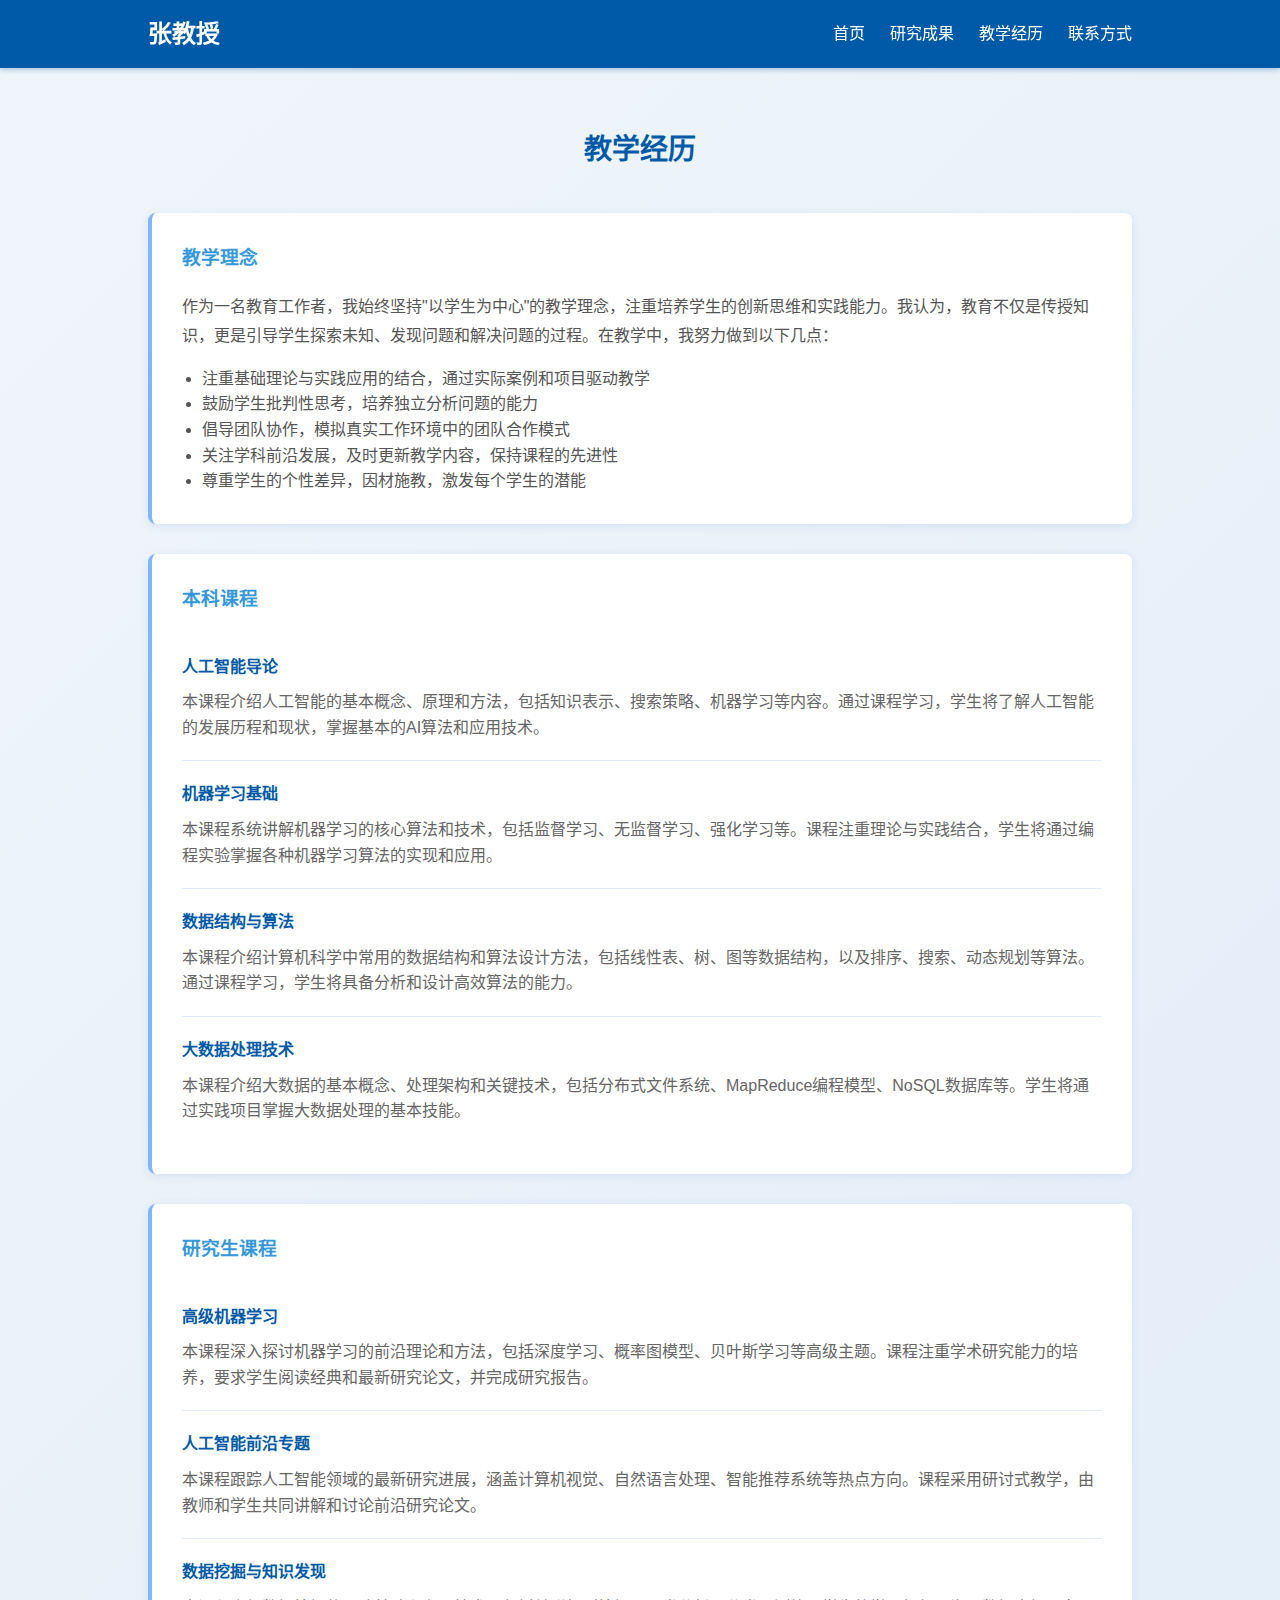
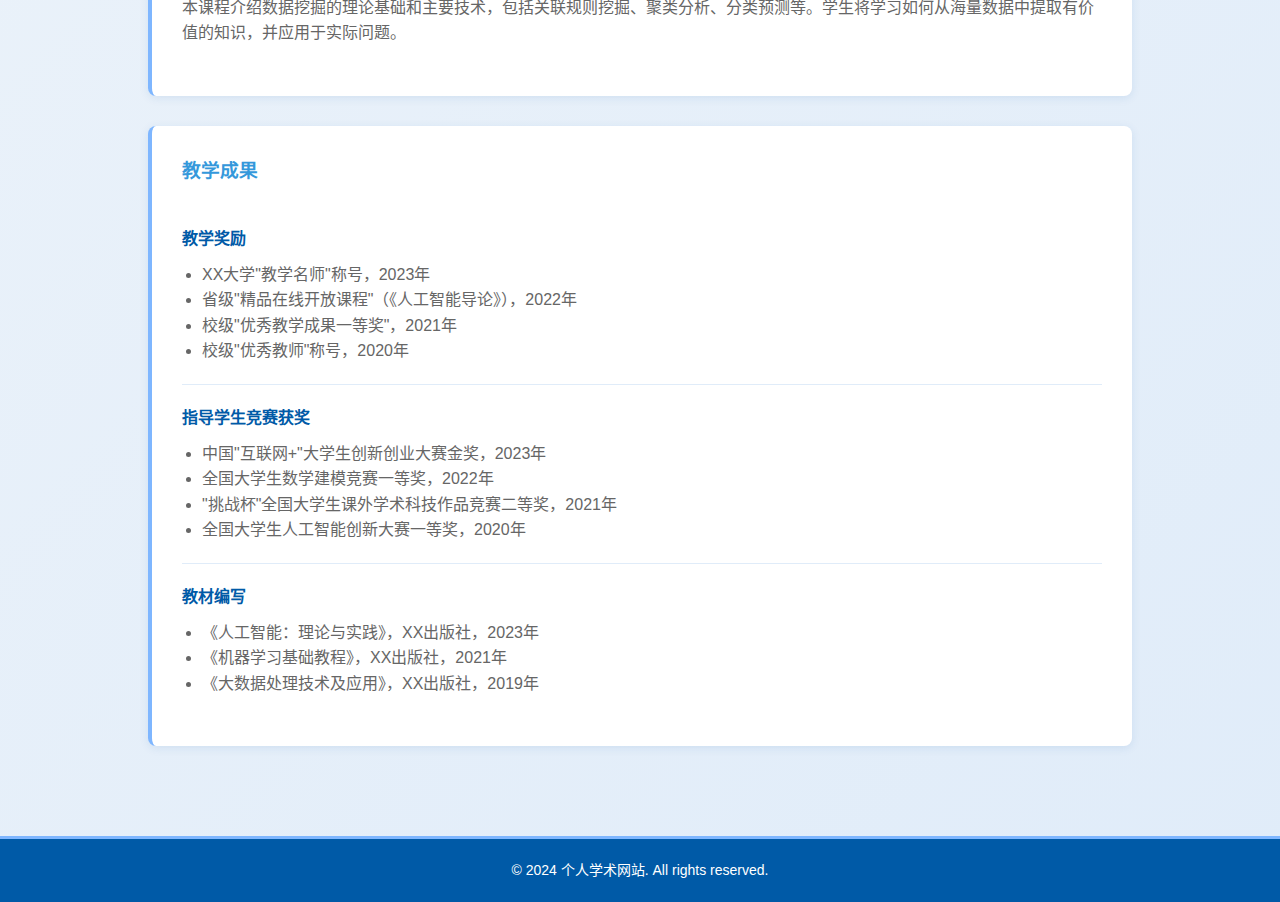
<file: teaching.html>
<!DOCTYPE html>
<html lang="zh-CN">
<head>
    <meta charset="UTF-8">
    <meta name="viewport" content="width=device-width, initial-scale=1.0">
    <title>教学经历 - 个人学术网站</title>
    <link rel="stylesheet" href="style.css">
</head>
<body>
    <!-- 导航栏 -->
    <nav>
        <div class="container">
            <div class="logo">
                <h1>张教授</h1>
            </div>
            <ul class="nav-links">
                <li><a href="index.html">首页</a></li>
                <li><a href="research.html">研究成果</a></li>
                <li><a href="teaching.html">教学经历</a></li>
                <li><a href="contact.html">联系方式</a></li>
            </ul>
        </div>
    </nav>

    <!-- 教学经历页面内容 -->
    <section class="teaching-page">
        <div class="container">
            <h2>教学经历</h2>
            
            <!-- 教学理念 -->
            <div class="publication-list" style="margin-bottom: 30px;">
                <h3 style="color: #3498db; margin-bottom: 20px;">教学理念</h3>
                <p style="color: #555; line-height: 1.8;">作为一名教育工作者，我始终坚持"以学生为中心"的教学理念，注重培养学生的创新思维和实践能力。我认为，教育不仅是传授知识，更是引导学生探索未知、发现问题和解决问题的过程。在教学中，我努力做到以下几点：</p>
                <ul style="margin-top: 15px; margin-left: 20px; color: #555;">
                    <li>注重基础理论与实践应用的结合，通过实际案例和项目驱动教学</li>
                    <li>鼓励学生批判性思考，培养独立分析问题的能力</li>
                    <li>倡导团队协作，模拟真实工作环境中的团队合作模式</li>
                    <li>关注学科前沿发展，及时更新教学内容，保持课程的先进性</li>
                    <li>尊重学生的个性差异，因材施教，激发每个学生的潜能</li>
                </ul>
            </div>
            
            <!-- 本科课程 -->
            <div class="publication-list">
                <h3 style="color: #3498db; margin-bottom: 20px;">本科课程</h3>
                
                <div class="course-item">
                    <div class="course-title">人工智能导论</div>
                    <div class="course-description">本课程介绍人工智能的基本概念、原理和方法，包括知识表示、搜索策略、机器学习等内容。通过课程学习，学生将了解人工智能的发展历程和现状，掌握基本的AI算法和应用技术。</div>
                </div>
                
                <div class="course-item">
                    <div class="course-title">机器学习基础</div>
                    <div class="course-description">本课程系统讲解机器学习的核心算法和技术，包括监督学习、无监督学习、强化学习等。课程注重理论与实践结合，学生将通过编程实验掌握各种机器学习算法的实现和应用。</div>
                </div>
                
                <div class="course-item">
                    <div class="course-title">数据结构与算法</div>
                    <div class="course-description">本课程介绍计算机科学中常用的数据结构和算法设计方法，包括线性表、树、图等数据结构，以及排序、搜索、动态规划等算法。通过课程学习，学生将具备分析和设计高效算法的能力。</div>
                </div>
                
                <div class="course-item">
                    <div class="course-title">大数据处理技术</div>
                    <div class="course-description">本课程介绍大数据的基本概念、处理架构和关键技术，包括分布式文件系统、MapReduce编程模型、NoSQL数据库等。学生将通过实践项目掌握大数据处理的基本技能。</div>
                </div>
            </div>
            
            <!-- 研究生课程 -->
            <div class="publication-list">
                <h3 style="color: #3498db; margin-bottom: 20px;">研究生课程</h3>
                
                <div class="course-item">
                    <div class="course-title">高级机器学习</div>
                    <div class="course-description">本课程深入探讨机器学习的前沿理论和方法，包括深度学习、概率图模型、贝叶斯学习等高级主题。课程注重学术研究能力的培养，要求学生阅读经典和最新研究论文，并完成研究报告。</div>
                </div>
                
                <div class="course-item">
                    <div class="course-title">人工智能前沿专题</div>
                    <div class="course-description">本课程跟踪人工智能领域的最新研究进展，涵盖计算机视觉、自然语言处理、智能推荐系统等热点方向。课程采用研讨式教学，由教师和学生共同讲解和讨论前沿研究论文。</div>
                </div>
                
                <div class="course-item">
                    <div class="course-title">数据挖掘与知识发现</div>
                    <div class="course-description">本课程介绍数据挖掘的理论基础和主要技术，包括关联规则挖掘、聚类分析、分类预测等。学生将学习如何从海量数据中提取有价值的知识，并应用于实际问题。</div>
                </div>
            </div>
            
            <!-- 教学成果 -->
            <div class="publication-list">
                <h3 style="color: #3498db; margin-bottom: 20px;">教学成果</h3>
                
                <div class="course-item">
                    <div class="course-title">教学奖励</div>
                    <div class="course-description">
                        <ul style="margin-left: 20px;">
                            <li>XX大学"教学名师"称号，2023年</li>
                            <li>省级"精品在线开放课程"（《人工智能导论》），2022年</li>
                            <li>校级"优秀教学成果一等奖"，2021年</li>
                            <li>校级"优秀教师"称号，2020年</li>
                        </ul>
                    </div>
                </div>
                
                <div class="course-item">
                    <div class="course-title">指导学生竞赛获奖</div>
                    <div class="course-description">
                        <ul style="margin-left: 20px;">
                            <li>中国"互联网+"大学生创新创业大赛金奖，2023年</li>
                            <li>全国大学生数学建模竞赛一等奖，2022年</li>
                            <li>"挑战杯"全国大学生课外学术科技作品竞赛二等奖，2021年</li>
                            <li>全国大学生人工智能创新大赛一等奖，2020年</li>
                        </ul>
                    </div>
                </div>
                
                <div class="course-item">
                    <div class="course-title">教材编写</div>
                    <div class="course-description">
                        <ul style="margin-left: 20px;">
                            <li>《人工智能：理论与实践》，XX出版社，2023年</li>
                            <li>《机器学习基础教程》，XX出版社，2021年</li>
                            <li>《大数据处理技术及应用》，XX出版社，2019年</li>
                        </ul>
                    </div>
                </div>
            </div>
        </div>
    </section>

    <!-- 页脚 -->
    <footer>
        <div class="container">
            <p>&copy; 2024 个人学术网站. All rights reserved.</p>
        </div>
    </footer>
</body>
</html>
</file>
<file: style.css>
/* 全局样式 - 大连海洋大学风格 */
* {
    margin: 0;
    padding: 0;
    box-sizing: border-box;
}

body {
    font-family: 'Arial', 'Helvetica', sans-serif;
    line-height: 1.6;
    color: #333;
    background-color: #f0f5fa;
    background-image: linear-gradient(135deg, #f0f5fa 0%, #e0ecf9 100%);
}

.container {
    width: 80%;
    margin: 0 auto;
    padding: 0 20px;
}

/* 导航栏样式 - 大连海洋大学风格 */
nav {
    background-color: #005aa7;
    color: white;
    padding: 15px 0;
    position: sticky;
    top: 0;
    z-index: 1000;
    box-shadow: 0 2px 5px rgba(0, 90, 167, 0.3);
}

nav .container {
    display: flex;
    justify-content: space-between;
    align-items: center;
}

.logo h1 {
    font-size: 24px;
    font-weight: bold;
}

.nav-links {
    display: flex;
    list-style: none;
}

.nav-links li {
    margin-left: 25px;
}

.nav-links a {
    color: white;
    text-decoration: none;
    font-size: 16px;
    transition: color 0.3s ease;
}

.nav-links a:hover {
    color: #7eb6ff;
}

/* 个人简介部分样式 */
.intro {
    padding: 60px 0;
    background-color: white;
    margin-top: 20px;
    border-radius: 8px;
    box-shadow: 0 2px 10px rgba(0, 90, 167, 0.1);
    border-left: 4px solid #005aa7;
}

.intro-content {
    display: flex;
    align-items: center;
    gap: 40px;
}

.profile-pic {
    flex-shrink: 0;
}

.bio h2 {
    color: #005aa7;
    margin-bottom: 20px;
    font-size: 28px;
}

.bio p {
    margin-bottom: 15px;
    font-size: 16px;
    color: #555;
}

/* 研究领域部分样式 */
.research-areas {
    padding: 60px 0;
}

.research-areas h2 {
    text-align: center;
    color: #005aa7;
    margin-bottom: 40px;
    font-size: 28px;
}

.areas-grid {
    display: grid;
    grid-template-columns: repeat(auto-fill, minmax(250px, 1fr));
    gap: 25px;
}

.area-item {
    background-color: white;
    padding: 30px;
    border-radius: 8px;
    box-shadow: 0 2px 10px rgba(0, 90, 167, 0.1);
    transition: transform 0.3s ease, box-shadow 0.3s ease;
    border-top: 3px solid #7eb6ff;
}

.area-item:hover {
    transform: translateY(-5px);
    box-shadow: 0 5px 20px rgba(0, 90, 167, 0.2);
    border-top: 3px solid #005aa7;
}

.area-item h3 {
    color: #005aa7;
    margin-bottom: 15px;
    font-size: 20px;
}

.area-item p {
    color: #666;
    font-size: 15px;
}

/* 最新动态样式 */
.news {
    padding: 60px 0;
    background-color: white;
    margin-bottom: 20px;
    border-radius: 8px;
    box-shadow: 0 2px 10px rgba(0, 90, 167, 0.1);
    border-bottom: 3px solid #7eb6ff;
}

.news h2 {
    text-align: center;
    color: #005aa7;
    margin-bottom: 40px;
    font-size: 28px;
}

.news-list {
    list-style: none;
}

.news-list li {
    padding: 20px;
    border-bottom: 1px solid #e0ecf9;
    display: flex;
    gap: 20px;
    align-items: flex-start;
    transition: background-color 0.3s ease;
}

.news-list li:hover {
    background-color: #f0f5fa;
}

.news-list li:last-child {
    border-bottom: none;
}

.news-list .date {
    font-weight: bold;
    color: #005aa7;
    min-width: 100px;
}

.news-list p {
    color: #555;
    flex: 1;
}

/* 页脚样式 - 大连海洋大学风格 */
footer {
    background-color: #005aa7;
    color: white;
    padding: 20px 0;
    text-align: center;
    border-top: 3px solid #7eb6ff;
}

footer p {
    font-size: 14px;
}

/* 研究成果页面样式 */
.research-page {
    padding: 60px 0;
}

.research-page h2 {
    text-align: center;
    color: #005aa7;
    margin-bottom: 40px;
    font-size: 28px;
}

.publication-list {
    background-color: white;
    padding: 30px;
    border-radius: 8px;
    box-shadow: 0 2px 10px rgba(0, 90, 167, 0.1);
    margin-bottom: 30px;
    border-left: 4px solid #7eb6ff;
}

.publication-item {
    padding: 20px 0;
    border-bottom: 1px solid #e0ecf9;
    transition: transform 0.2s ease;
}

.publication-item:hover {
    transform: translateX(5px);
}

.publication-item:last-child {
    border-bottom: none;
}

.publication-title {
    font-weight: bold;
    color: #005aa7;
    margin-bottom: 10px;
}

.publication-authors {
    color: #666;
    margin-bottom: 5px;
}

.publication-venue {
    color: #005aa7;
    font-style: italic;
}

/* 教学经历页面样式 */
.teaching-page {
    padding: 60px 0;
}

.teaching-page h2 {
    text-align: center;
    color: #005aa7;
    margin-bottom: 40px;
    font-size: 28px;
}

.courses {
    background-color: white;
    padding: 30px;
    border-radius: 8px;
    box-shadow: 0 2px 10px rgba(0, 90, 167, 0.1);
    border-right: 4px solid #005aa7;
}

.course-item {
    padding: 20px 0;
    border-bottom: 1px solid #e0ecf9;
    transition: background-color 0.3s ease;
}

.course-item:hover {
    background-color: #f0f5fa;
}

.course-item:last-child {
    border-bottom: none;
}

.course-title {
    font-weight: bold;
    color: #005aa7;
    margin-bottom: 10px;
}

.course-description {
    color: #666;
}

/* 联系方式页面样式 */
.contact-page {
    padding: 60px 0;
}

.contact-page h2 {
    text-align: center;
    color: #005aa7;
    margin-bottom: 40px;
    font-size: 28px;
}

.contact-info {
    background-color: white;
    padding: 40px;
    border-radius: 8px;
    box-shadow: 0 2px 10px rgba(0, 90, 167, 0.1);
    max-width: 600px;
    margin: 0 auto;
    text-align: center;
    border: 2px solid #7eb6ff;
}

.contact-item {
    margin-bottom: 20px;
}

.contact-item i {
    color: #005aa7;
    margin-right: 10px;
}

.social-links {
    margin-top: 30px;
}

.social-links a {
    color: #005aa7;
    font-size: 24px;
    margin: 0 10px;
    transition: color 0.3s ease;
}

.social-links a:hover {
    color: #7eb6ff;
}

/* 响应式设计 */
@media (max-width: 768px) {
    .container {
        width: 95%;
    }

    nav .container {
        flex-direction: column;
        gap: 15px;
    }

    .nav-links {
        flex-wrap: wrap;
        justify-content: center;
    }

    .nav-links li {
        margin: 0 10px;
    }

    .intro-content {
        flex-direction: column;
        text-align: center;
    }

    .areas-grid {
        grid-template-columns: 1fr;
    }

    .news-list li {
        flex-direction: column;
        gap: 10px;
    }

    .news-list .date {
        min-width: auto;
    }
}

@media (max-width: 480px) {
    .logo h1 {
        font-size: 20px;
    }

    .nav-links a {
        font-size: 14px;
    }

    .bio h2,
    .research-areas h2,
    .news h2,
    .research-page h2,
    .teaching-page h2,
    .contact-page h2 {
        font-size: 24px;
    }

    .intro,
    .research-areas,
    .news,
    .research-page,
    .teaching-page,
    .contact-page {
        padding: 40px 0;
    }
}
</file>
